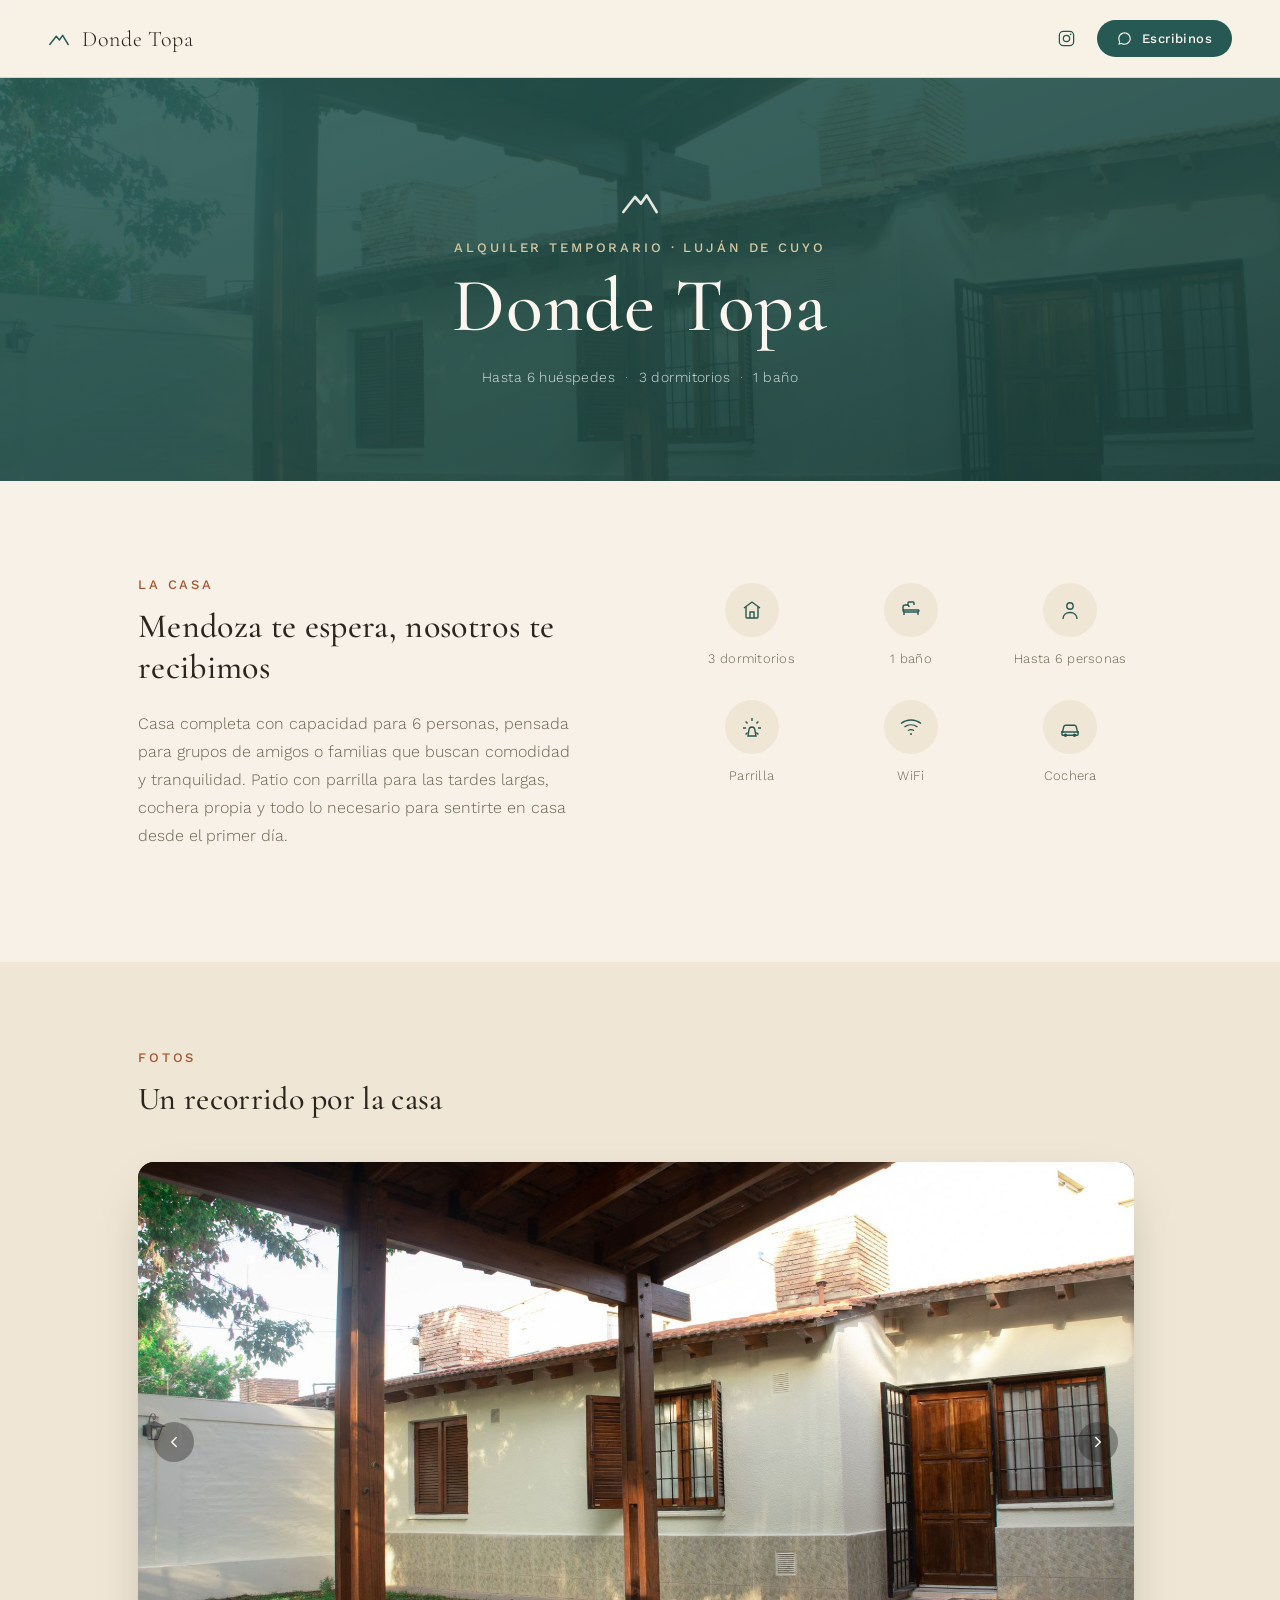
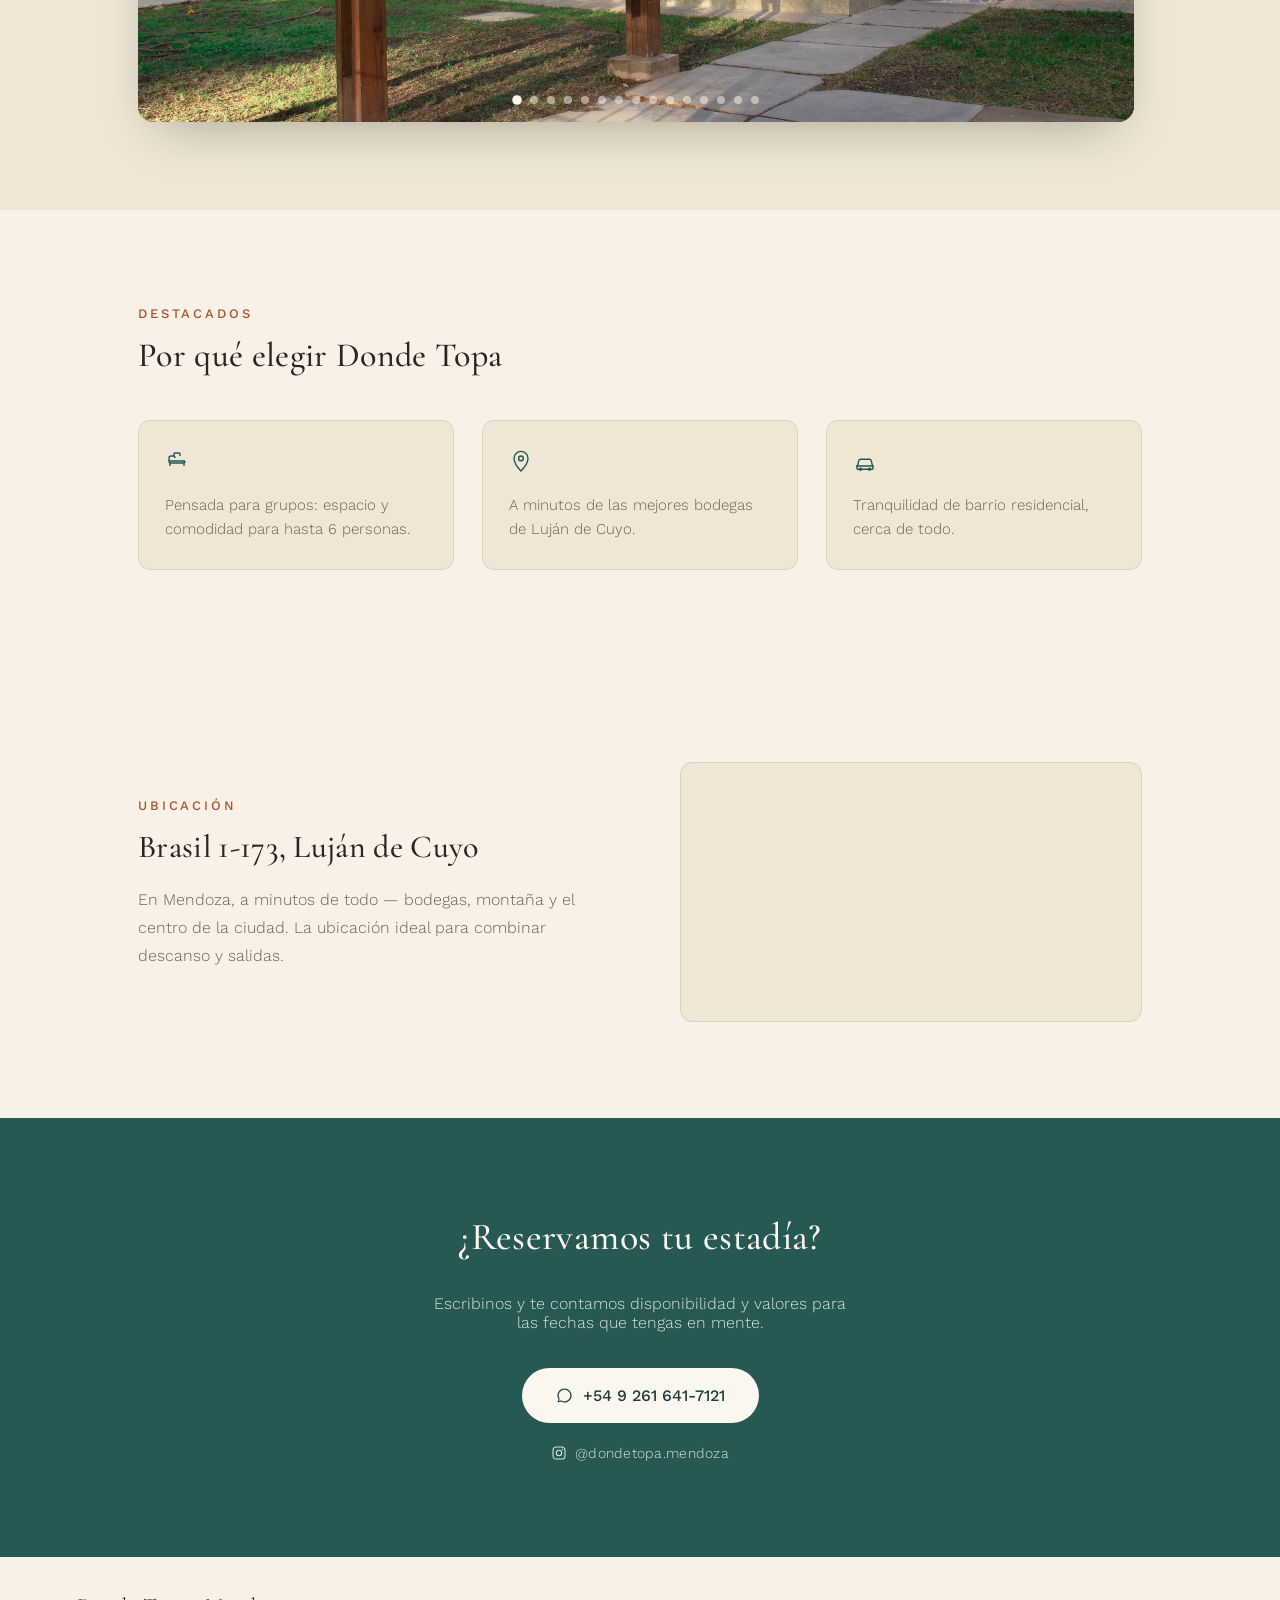
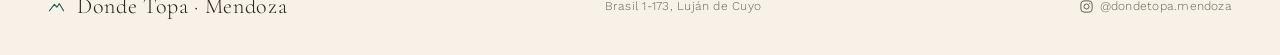
<file: index.html>
<!DOCTYPE html>
<html lang="es">
<head>
<meta charset="UTF-8">
<meta name="viewport" content="width=device-width, initial-scale=1.0">
<title>Donde Topa — Alquiler temporario en Luján de Cuyo, Mendoza</title>
<meta name="description" content="Donde Topa: casa de alquiler temporario en Brasil 1-173, Luján de Cuyo, Mendoza. Capacidad para 6 personas, 3 dormitorios, parrilla, WiFi y cochera.">
<link rel="canonical" href="https://donde-topa.vercel.app/">
<link rel="icon" type="image/png" href="images/logo-donde-topa.png">
<link rel="apple-touch-icon" href="images/logo-donde-topa.png">
<meta property="og:type" content="website">
<meta property="og:site_name" content="Donde Topa">
<meta property="og:title" content="Donde Topa — Alquiler temporario en Luján de Cuyo, Mendoza">
<meta property="og:description" content="Casa completa para 6 personas en Brasil 1-173, Luján de Cuyo. 3 dormitorios, parrilla, WiFi y cochera, a minutos de las bodegas.">
<meta property="og:image" content="https://donde-topa.vercel.app/images/galeria-exterior.jpg">
<meta property="og:url" content="https://donde-topa.vercel.app/">
<meta name="twitter:card" content="summary_large_image">
<meta name="twitter:title" content="Donde Topa — Alquiler temporario en Luján de Cuyo, Mendoza">
<meta name="twitter:description" content="Casa completa para 6 personas en Brasil 1-173, Luján de Cuyo. 3 dormitorios, parrilla, WiFi y cochera, a minutos de las bodegas.">
<meta name="twitter:image" content="https://donde-topa.vercel.app/images/galeria-exterior.jpg">
<link rel="preconnect" href="https://fonts.googleapis.com">
<link rel="preconnect" href="https://fonts.gstatic.com" crossorigin>
<link href="https://fonts.googleapis.com/css2?family=Cormorant+Garamond:wght@400;500;600&family=Work+Sans:wght@300;400;500;600&display=swap" rel="stylesheet">
<link rel="stylesheet" href="css/style.css?v=15">
</head>
<body>

  <!-- NAV -->
  <header class="nav">
    <a href="#" class="nav-brand">
      <svg width="22" height="22" viewBox="0 0 24 24" fill="none"><path d="M2 18L9 9L12.5 13L16 8L22 18" stroke="#265953" stroke-width="1.6" stroke-linejoin="round" stroke-linecap="round"/></svg>
      <span>Donde Topa</span>
    </a>
    <div class="nav-actions">
      <a href="https://instagram.com/dondetopa.mendoza" class="nav-instagram" target="_blank" rel="noopener" aria-label="Instagram de Donde Topa">
        <svg width="19" height="19" viewBox="0 0 24 24" fill="none" stroke="#265953" stroke-width="1.6"><rect x="3" y="3" width="18" height="18" rx="5"/><circle cx="12" cy="12" r="4"/><circle cx="17.2" cy="6.8" r="1" fill="#265953" stroke="none"/></svg>
      </a>
      <a href="https://wa.me/5492616417121" class="btn btn-primary btn-small" target="_blank" rel="noopener">
        <svg width="15" height="15" viewBox="0 0 24 24" fill="#FBF7EF"><path d="M12 2C6.5 2 2 6.5 2 12c0 1.9.5 3.7 1.5 5.3L2 22l4.9-1.4C8.4 21.5 10.2 22 12 22c5.5 0 10-4.5 10-10S17.5 2 12 2zm0 18.2c-1.6 0-3.1-.4-4.4-1.2l-.3-.2-3.1.9.9-3-.2-.3C4.2 14.9 3.8 13.5 3.8 12c0-4.5 3.7-8.2 8.2-8.2s8.2 3.7 8.2 8.2-3.7 8.2-8.2 8.2z"/></svg>
        Escribinos
      </a>
    </div>
  </header>

  <!-- HERO -->
  <section class="hero">
    <div class="wrap hero-content">
      <svg class="hero-icon" width="40" height="40" viewBox="0 0 24 24" fill="none"><path d="M2 18L9 9L12.5 13L16 8L22 18" stroke="#FBF7EF" stroke-width="1.6" stroke-linejoin="round" stroke-linecap="round"/></svg>
      <div class="eyebrow eyebrow-light">Alquiler temporario · Luján de Cuyo</div>
      <h1>Donde Topa</h1>
      <div class="hero-stats">
        <span>Hasta 6 huéspedes</span>
        <span class="hero-stats-dot">·</span>
        <span>3 dormitorios</span>
        <span class="hero-stats-dot">·</span>
        <span>1 baño</span>
      </div>
    </div>
  </section>

  <!-- DESCRIPCION + DATOS -->
  <section class="wrap section-split">
    <div class="split-text reveal">
      <div class="eyebrow">La casa</div>
      <h2>Mendoza te espera, nosotros te recibimos</h2>
      <p>Casa completa con capacidad para 6 personas, pensada para grupos de amigos o familias que buscan comodidad y tranquilidad. Patio con parrilla para las tardes largas, cochera propia y todo lo necesario para sentirte en casa desde el primer día.</p>
    </div>
    <div class="amenities-grid reveal reveal-1">
      <div class="amenity">
        <div class="amenity-icon"><svg width="24" height="24" viewBox="0 0 24 24" fill="none" stroke="#265953" stroke-width="1.4"><path d="M4 10l8-6 8 6"/><path d="M6 9v10a1 1 0 001 1h10a1 1 0 001-1V9"/><path d="M10 20v-6h4v6"/></svg></div>
        <span>3 dormitorios</span>
      </div>
      <div class="amenity">
        <div class="amenity-icon"><svg width="24" height="24" viewBox="0 0 24 24" fill="none" stroke="#265953" stroke-width="1.4"><path d="M4 12h16M4 12a2 2 0 002 2h12a2 2 0 002-2M4 12V9a2 2 0 012-2h2a2 2 0 012 2M9 7V5a1 1 0 011-1h4a1 1 0 011 1v2"/><path d="M5 14v3M19 14v3"/></svg></div>
        <span>1 baño</span>
      </div>
      <div class="amenity">
        <div class="amenity-icon"><svg width="24" height="24" viewBox="0 0 24 24" fill="none" stroke="#265953" stroke-width="1.4"><circle cx="12" cy="8" r="3.2"/><path d="M5 21c0-4 3-6.5 7-6.5s7 2.5 7 6.5"/></svg></div>
        <span>Hasta 6 personas</span>
      </div>
      <div class="amenity">
        <div class="amenity-icon"><svg width="24" height="24" viewBox="0 0 24 24" fill="none" stroke="#265953" stroke-width="1.4"><path d="M12 3v3M5.6 6.6l2 2M3 13h3M5.6 19.4l2-2M18.4 19.4l-2-2M21 13h-3M18.4 6.6l-2 2"/><path d="M8 21h8l-1.2-6.5a3 3 0 00-2.9-2.5h0a3 3 0 00-2.9 2.5L8 21z"/></svg></div>
        <span>Parrilla</span>
      </div>
      <div class="amenity">
        <div class="amenity-icon"><svg width="24" height="24" viewBox="0 0 24 24" fill="none" stroke="#265953" stroke-width="1.4"><path d="M2 8.5a16 16 0 0120 0M5.5 12a11 11 0 0113 0M9 15.5a6 6 0 016 0"/><circle cx="12" cy="19" r="1" fill="#265953" stroke="none"/></svg></div>
        <span>WiFi</span>
      </div>
      <div class="amenity">
        <div class="amenity-icon"><svg width="24" height="24" viewBox="0 0 24 24" fill="none" stroke="#265953" stroke-width="1.4"><path d="M3 17h1.5l1.2-5.2a2 2 0 011.9-1.5h8.8a2 2 0 011.9 1.5L19.5 17H21"/><rect x="4" y="17" width="16" height="3.2" rx="0.6"/><circle cx="7.5" cy="20.2" r="1"/><circle cx="16.5" cy="20.2" r="1"/></svg></div>
        <span>Cochera</span>
      </div>
    </div>
  </section>

  <!-- GALERIA -->
  <section id="galeria" class="gallery-section">
    <div class="wrap reveal">
      <div class="eyebrow">Fotos</div>
      <h2>Un recorrido por la casa</h2>
    </div>
    <div class="wrap reveal">
      <div class="carousel" id="carousel">
        <div class="carousel-track">
          <img src="images/galeria-exterior.jpg" alt="Entrada de la casa con pérgola" class="carousel-slide is-active">
          <img src="images/galeria-living.jpg" alt="Living con sillones y TV" loading="lazy" class="carousel-slide">
          <img src="images/galeria-living2.jpg" alt="Living, otro ángulo" loading="lazy" class="carousel-slide">
          <img src="images/galeria-comedor.jpg" alt="Comedor y living" loading="lazy" class="carousel-slide">
          <img src="images/galeria-mesa.jpg" alt="Mesa puesta para comer" loading="lazy" class="carousel-slide">
          <img src="images/galeria-detalle-flores.jpg" alt="Detalle de flores en el living" loading="lazy" class="carousel-slide">
          <img src="images/galeria-cocina.jpg" alt="Cocina equipada" loading="lazy" class="carousel-slide">
          <img src="images/galeria-dormitorio-doble.jpg" alt="Dormitorio con cama doble" loading="lazy" class="carousel-slide">
          <img src="images/galeria-dormitorio-gemelas.jpg" alt="Dormitorio con camas gemelas" loading="lazy" class="carousel-slide">
          <img src="images/galeria-dormitorio-gemelas2.jpg" alt="Segundo dormitorio con camas gemelas" loading="lazy" class="carousel-slide">
          <img src="images/galeria-bano1.jpg" alt="Baño con bacha y detalles de lavanda" loading="lazy" class="carousel-slide">
          <img src="images/galeria-bano2.jpg" alt="Baño con ducha" loading="lazy" class="carousel-slide">
          <img src="images/galeria-parrilla.jpg" alt="Parrilla encendida" loading="lazy" class="carousel-slide">
          <img src="images/galeria-chimenea.jpg" alt="Chimenea encendida con copas de vino" loading="lazy" class="carousel-slide">
          <img src="images/galeria-picada.jpg" alt="Picada y vino en el patio" loading="lazy" class="carousel-slide">
        </div>
        <button type="button" class="carousel-arrow carousel-prev" aria-label="Foto anterior">
          <svg width="18" height="18" viewBox="0 0 24 24" fill="none" stroke="currentColor" stroke-width="2" stroke-linecap="round" stroke-linejoin="round"><path d="M15 18l-6-6 6-6"/></svg>
        </button>
        <button type="button" class="carousel-arrow carousel-next" aria-label="Foto siguiente">
          <svg width="18" height="18" viewBox="0 0 24 24" fill="none" stroke="currentColor" stroke-width="2" stroke-linecap="round" stroke-linejoin="round"><path d="M9 18l6-6-6-6"/></svg>
        </button>
        <div class="carousel-dots"></div>
      </div>
    </div>
  </section>

  <!-- DESTACADOS -->
  <section class="wrap reviews-section">
    <div class="eyebrow reveal">Destacados</div>
    <h2 class="reveal">Por qué elegir Donde Topa</h2>
    <div class="reviews-grid">
      <div class="review-card reveal reveal-1">
        <svg width="24" height="24" viewBox="0 0 24 24" fill="none" stroke="#265953" stroke-width="1.4"><path d="M4 12h16M4 12a2 2 0 002 2h12a2 2 0 002-2M4 12V9a2 2 0 012-2h2a2 2 0 012 2M9 7V5a1 1 0 011-1h4a1 1 0 011 1v2"/><path d="M5 14v3M19 14v3"/></svg>
        <p class="review-quote">Pensada para grupos: espacio y comodidad para hasta 6 personas.</p>
      </div>
      <div class="review-card reveal reveal-2">
        <svg width="24" height="24" viewBox="0 0 24 24" fill="none" stroke="#265953" stroke-width="1.4"><path d="M12 22s7-7.4 7-12.6A7 7 0 105 9.4C5 14.6 12 22 12 22z"/><circle cx="12" cy="9.4" r="2.4"/></svg>
        <p class="review-quote">A minutos de las mejores bodegas de Luján de Cuyo.</p>
      </div>
      <div class="review-card reveal reveal-3">
        <svg width="24" height="24" viewBox="0 0 24 24" fill="none" stroke="#265953" stroke-width="1.4"><path d="M3 17h1.5l1.2-5.2a2 2 0 011.9-1.5h8.8a2 2 0 011.9 1.5L19.5 17H21"/><rect x="4" y="17" width="16" height="3.2" rx="0.6"/><circle cx="7.5" cy="20.2" r="1"/><circle cx="16.5" cy="20.2" r="1"/></svg>
        <p class="review-quote">Tranquilidad de barrio residencial, cerca de todo.</p>
      </div>
    </div>
  </section>

  <!-- UBICACION -->
  <section class="wrap section-split section-location">
    <div class="split-text reveal">
      <div class="eyebrow">Ubicación</div>
      <h2>Brasil 1-173, Luján de Cuyo</h2>
      <p>En Mendoza, a minutos de todo — bodegas, montaña y el centro de la ciudad. La ubicación ideal para combinar descanso y salidas.</p>
    </div>
    <div class="map-embed reveal reveal-1">
      <iframe src="https://maps.google.com/maps?q=Brasil+1-173,+Lujan+de+Cuyo,+Mendoza,+Argentina&z=15&output=embed" width="100%" height="100%" style="border:0" allowfullscreen="" loading="lazy" referrerpolicy="no-referrer-when-downgrade" title="Ubicación de Donde Topa en el mapa"></iframe>
    </div>
  </section>

  <!-- CONTACTO -->
  <section class="contact-section">
    <div class="wrap contact-inner reveal">
      <h2>¿Reservamos tu estadía?</h2>
      <p>Escribinos y te contamos disponibilidad y valores para las fechas que tengas en mente.</p>
      <a href="https://wa.me/5492616417121" class="btn btn-contact" target="_blank" rel="noopener">
        <svg width="17" height="17" viewBox="0 0 24 24" fill="#1A3E3A"><path d="M12 2C6.5 2 2 6.5 2 12c0 1.9.5 3.7 1.5 5.3L2 22l4.9-1.4C8.4 21.5 10.2 22 12 22c5.5 0 10-4.5 10-10S17.5 2 12 2zm0 18.2c-1.6 0-3.1-.4-4.4-1.2l-.3-.2-3.1.9.9-3-.2-.3C4.2 14.9 3.8 13.5 3.8 12c0-4.5 3.7-8.2 8.2-8.2s8.2 3.7 8.2 8.2-3.7 8.2-8.2 8.2z"/></svg>
        +54 9 261 641-7121
      </a>
      <a href="https://instagram.com/dondetopa.mendoza" class="contact-instagram" target="_blank" rel="noopener">
        <svg width="16" height="16" viewBox="0 0 24 24" fill="none" stroke="currentColor" stroke-width="1.6"><rect x="3" y="3" width="18" height="18" rx="5"/><circle cx="12" cy="12" r="4"/><circle cx="17.2" cy="6.8" r="1" fill="currentColor" stroke="none"/></svg>
        @dondetopa.mendoza
      </a>
    </div>
  </section>

  <!-- FOOTER -->
  <footer class="footer">
    <div class="nav-brand">
      <svg width="17" height="17" viewBox="0 0 24 24" fill="none"><path d="M2 18L9 9L12.5 13L16 8L22 18" stroke="#265953" stroke-width="1.6" stroke-linejoin="round" stroke-linecap="round"/></svg>
      <span class="footer-brand">Donde Topa · Mendoza</span>
    </div>
    <span class="footer-address">Brasil 1-173, Luján de Cuyo</span>
    <a href="https://instagram.com/dondetopa.mendoza" class="footer-instagram" target="_blank" rel="noopener">
      <svg width="15" height="15" viewBox="0 0 24 24" fill="none" stroke="currentColor" stroke-width="1.6"><rect x="3" y="3" width="18" height="18" rx="5"/><circle cx="12" cy="12" r="4"/><circle cx="17.2" cy="6.8" r="1" fill="currentColor" stroke="none"/></svg>
      @dondetopa.mendoza
    </a>
  </footer>

  <script src="js/gallery.js"></script>
  <script src="js/reveal.js"></script>
</body>
</html>
</file>
<file: css/style.css>
:root {
  --bg: #F7F1E7;
  --bg-alt: #EFE6D5;
  --ink: #2A251E;
  --ink-soft: #6B6151;
  --teal: #265953;
  --teal-dark: #1A3E3A;
  --terracotta: #A9532E;
  --line: #DDD2BC;
}

* { box-sizing: border-box; }

html { scroll-behavior: smooth; }

body {
  margin: 0;
  background: var(--bg);
  color: var(--ink);
  font-family: 'Work Sans', -apple-system, 'Segoe UI', Helvetica, Arial, sans-serif;
  font-weight: 300;
  -webkit-font-smoothing: antialiased;
}

h1, h2, h3 {
  font-family: 'Cormorant Garamond', Georgia, 'Times New Roman', serif;
  font-weight: 500;
  margin: 0;
  letter-spacing: 0.01em;
}

a { color: var(--teal); text-decoration: none; }
a:hover { color: var(--teal-dark); }

img { max-width: 100%; display: block; }

.wrap {
  max-width: 1100px;
  margin: 0 auto;
  padding: 0 48px;
}

.eyebrow {
  font-size: 13px;
  letter-spacing: 0.22em;
  text-transform: uppercase;
  color: var(--terracotta);
  font-weight: 500;
  margin-bottom: 14px;
}

.eyebrow-light { color: #D8C9A3; }

/* Buttons */
.btn {
  display: inline-flex;
  align-items: center;
  gap: 10px;
  font-family: 'Work Sans', sans-serif;
  border-radius: 999px;
  white-space: nowrap;
  transition: background 0.2s ease, transform 0.2s ease, box-shadow 0.2s ease, color 0.2s ease;
}

.btn-primary {
  background: var(--teal);
  color: #FBF7EF;
  font-size: 15px;
  font-weight: 500;
  letter-spacing: 0.03em;
  padding: 16px 30px;
}
.btn-primary:hover {
  background: var(--teal-dark);
  color: #FBF7EF;
  transform: translateY(-1px);
  box-shadow: 0 10px 22px -10px rgba(26, 62, 58, 0.55);
}

.btn-small { padding: 11px 20px; font-size: 13px; }

.btn-contact {
  background: #FBF7EF;
  color: var(--teal-dark);
  font-size: 16px;
  font-weight: 500;
  padding: 18px 34px;
}
.btn-contact:hover {
  background: #FFFFFF;
  color: var(--teal-dark);
  transform: translateY(-1px);
  box-shadow: 0 14px 28px -14px rgba(0, 0, 0, 0.35);
}

/* Nav */
.nav {
  position: sticky;
  top: 0;
  z-index: 20;
  display: flex;
  align-items: center;
  justify-content: space-between;
  padding: 20px 48px;
  background: rgba(247, 241, 231, 0.92);
  backdrop-filter: blur(6px);
  border-bottom: 1px solid var(--line);
}

.nav-brand {
  display: flex;
  align-items: center;
  gap: 12px;
}

.nav-brand span {
  font-family: 'Cormorant Garamond', serif;
  font-size: 22px;
  letter-spacing: 0.03em;
  color: var(--ink);
}

.nav-actions {
  display: flex;
  align-items: center;
  gap: 14px;
}

.nav-instagram {
  display: flex;
  align-items: center;
  justify-content: center;
  width: 34px;
  height: 34px;
  border-radius: 50%;
  transition: background 0.2s ease;
}
.nav-instagram:hover { background: var(--bg-alt); }

/* Hero */
.hero {
  width: 100%;
  background:
    linear-gradient(160deg, rgba(38, 89, 83, 0.88) 0%, rgba(26, 62, 58, 0.93) 100%),
    url('../images/galeria-exterior.jpg') center 35% / cover no-repeat;
  padding: 104px 0 96px;
  display: flex;
  align-items: center;
}

.hero-content {
  width: 100%;
  color: #FBF7EF;
  text-align: center;
  display: flex;
  flex-direction: column;
  align-items: center;
}

.hero-icon {
  margin-bottom: 18px;
  opacity: 0.9;
}

.hero-content h1 {
  font-size: 76px;
  line-height: 0.98;
  color: #FBF7EF;
}

.hero-stats {
  margin-top: 26px;
  display: flex;
  align-items: center;
  gap: 10px;
  font-size: 14px;
  letter-spacing: 0.03em;
  color: #D8E4E1;
}

.hero-stats-dot { color: rgba(216, 228, 225, 0.5); }

/* Description + amenities */
.section-split {
  display: flex;
  gap: 80px;
  padding: 96px 48px;
  flex-wrap: wrap;
  align-items: flex-start;
}

.split-text {
  flex: 1 1 380px;
  min-width: 320px;
}

.split-text h2 {
  font-size: 34px;
  color: var(--ink);
  margin-bottom: 22px;
  max-width: 420px;
}

.split-text p {
  font-size: 16px;
  line-height: 1.75;
  color: var(--ink-soft);
  max-width: 440px;
  font-weight: 300;
}

.amenities-grid {
  flex: 1 1 380px;
  min-width: 320px;
  display: grid;
  grid-template-columns: repeat(3, 1fr);
  gap: 22px 16px;
}

.amenity {
  display: flex;
  flex-direction: column;
  gap: 14px;
  align-items: center;
  text-align: center;
  padding: 6px;
}

.amenity-icon {
  width: 54px;
  height: 54px;
  border-radius: 50%;
  background: var(--bg-alt);
  display: flex;
  align-items: center;
  justify-content: center;
  transition: background 0.2s ease, transform 0.2s ease;
}

.amenity:hover .amenity-icon {
  background: var(--line);
  transform: translateY(-2px);
}

.amenity span {
  font-size: 13px;
  color: var(--ink-soft);
  letter-spacing: 0.02em;
}

/* Gallery */
.gallery-section {
  background: var(--bg-alt);
  padding: 88px 0;
}

.gallery-section h2 {
  font-size: 32px;
  color: var(--ink);
  margin-bottom: 44px;
}

.carousel {
  position: relative;
  aspect-ratio: 16 / 9;
  max-height: 560px;
  border-radius: 16px;
  overflow: hidden;
  background: var(--ink);
  box-shadow: 0 20px 50px -20px rgba(26, 22, 14, 0.35);
}

.carousel-track {
  position: relative;
  width: 100%;
  height: 100%;
}

.carousel-slide {
  position: absolute;
  inset: 0;
  width: 100%;
  height: 100%;
  object-fit: cover;
  opacity: 0;
  transition: opacity 1.1s ease;
}

.carousel-slide.is-active {
  opacity: 1;
}

.carousel-arrow {
  position: absolute;
  top: 50%;
  transform: translateY(-50%);
  width: 40px;
  height: 40px;
  border-radius: 50%;
  border: none;
  background: rgba(20, 22, 18, 0.35);
  color: #FBF7EF;
  display: flex;
  align-items: center;
  justify-content: center;
  cursor: pointer;
  transition: background 0.2s ease;
  z-index: 2;
}

.carousel-arrow:hover { background: rgba(20, 22, 18, 0.6); }
.carousel-prev { left: 16px; }
.carousel-next { right: 16px; }

.carousel-dots {
  position: absolute;
  left: 0;
  right: 0;
  bottom: 18px;
  display: flex;
  justify-content: center;
  gap: 9px;
  z-index: 2;
}

.carousel-dot {
  width: 8px;
  height: 8px;
  border-radius: 50%;
  border: none;
  padding: 0;
  background: rgba(251, 247, 239, 0.5);
  cursor: pointer;
  transition: background 0.2s ease, transform 0.2s ease;
}

.carousel-dot:hover { background: rgba(251, 247, 239, 0.8); }

.carousel-dot.is-active {
  background: #FBF7EF;
  transform: scale(1.2);
}

/* Destacados */
.reviews-section {
  padding: 96px 48px;
}

.reviews-section h2 {
  font-size: 34px;
  color: var(--ink);
  margin-bottom: 44px;
  max-width: 480px;
}

.reviews-grid {
  display: grid;
  grid-template-columns: repeat(3, 1fr);
  gap: 28px;
}

.review-card {
  background: var(--bg-alt);
  border: 1px solid var(--line);
  border-radius: 12px;
  padding: 28px 26px;
  transition: transform 0.25s ease, box-shadow 0.25s ease, border-color 0.25s ease;
}

.review-card:hover {
  transform: translateY(-4px);
  border-color: var(--teal);
  box-shadow: 0 18px 34px -22px rgba(26, 22, 14, 0.35);
}

.review-card svg {
  margin-bottom: 16px;
}

.review-quote {
  font-size: 15px;
  line-height: 1.6;
  color: var(--ink-soft);
  margin: 0;
}

/* Location */
.section-location { align-items: center; }

.section-location h2 { font-size: 32px; margin-bottom: 20px; }

.map-embed {
  flex: 1 1 380px;
  min-width: 320px;
  aspect-ratio: 16 / 9;
  background: var(--bg-alt);
  border: 1px solid var(--line);
  border-radius: 12px;
  overflow: hidden;
}

/* Contact */
.contact-section {
  background: var(--teal);
  padding: 96px 48px;
  text-align: center;
}

.contact-inner {
  display: flex;
  flex-direction: column;
  align-items: center;
}

.contact-inner h2 {
  font-size: 38px;
  color: #FBF7EF;
  margin-bottom: 18px;
}

.contact-inner p {
  font-size: 16px;
  color: #D8E4E1;
  font-weight: 300;
  margin-bottom: 36px;
  max-width: 420px;
}

.contact-instagram {
  display: inline-flex;
  align-items: center;
  gap: 8px;
  margin-top: 22px;
  font-size: 14px;
  color: #D8E4E1;
  letter-spacing: 0.02em;
}
.contact-instagram:hover { color: #FBF7EF; }

/* Footer */
.footer {
  padding: 36px 48px;
  display: flex;
  align-items: center;
  justify-content: space-between;
  flex-wrap: wrap;
  gap: 14px;
}

.footer-brand {
  font-family: 'Cormorant Garamond', serif;
  font-size: 17px;
  color: var(--ink);
}

.footer-address {
  font-size: 12px;
  color: var(--ink-soft);
  letter-spacing: 0.02em;
}

.footer-instagram {
  display: inline-flex;
  align-items: center;
  gap: 6px;
  font-size: 12px;
  color: var(--ink-soft);
  letter-spacing: 0.02em;
}
.footer-instagram:hover { color: var(--teal); }

/* Scroll reveal */
.reveal {
  opacity: 0;
  transform: translateY(18px);
  transition: opacity 0.7s ease, transform 0.7s ease;
}

.reveal.is-visible {
  opacity: 1;
  transform: translateY(0);
}

.reveal-1 { transition-delay: 0.08s; }
.reveal-2 { transition-delay: 0.16s; }
.reveal-3 { transition-delay: 0.24s; }

/* Responsive */
@media (max-width: 720px) {
  .hero-content h1 { font-size: 52px; }
  .carousel { aspect-ratio: 4 / 3; }
  .carousel-arrow { width: 34px; height: 34px; }
  .reviews-grid { grid-template-columns: 1fr; }
  .section-split { gap: 40px; }
  .section-split, .reviews-section, .contact-section { padding-top: 60px; padding-bottom: 60px; }
  .gallery-section { padding-top: 56px; padding-bottom: 56px; }
  .nav, .section-split, .contact-section, .footer, .reviews-section { padding-left: 24px; padding-right: 24px; }
  .wrap { padding-left: 24px; padding-right: 24px; }
}

@media (max-width: 480px) {
  .nav { padding-top: 14px; padding-bottom: 14px; }
  .nav-brand span { font-size: 17px; }
  .nav-actions { gap: 8px; }
  .nav-instagram { width: 30px; height: 30px; }
  .btn-small { padding: 9px 14px; font-size: 12px; gap: 6px; }
  .hero-content h1 { font-size: 44px; }
}
</file>
